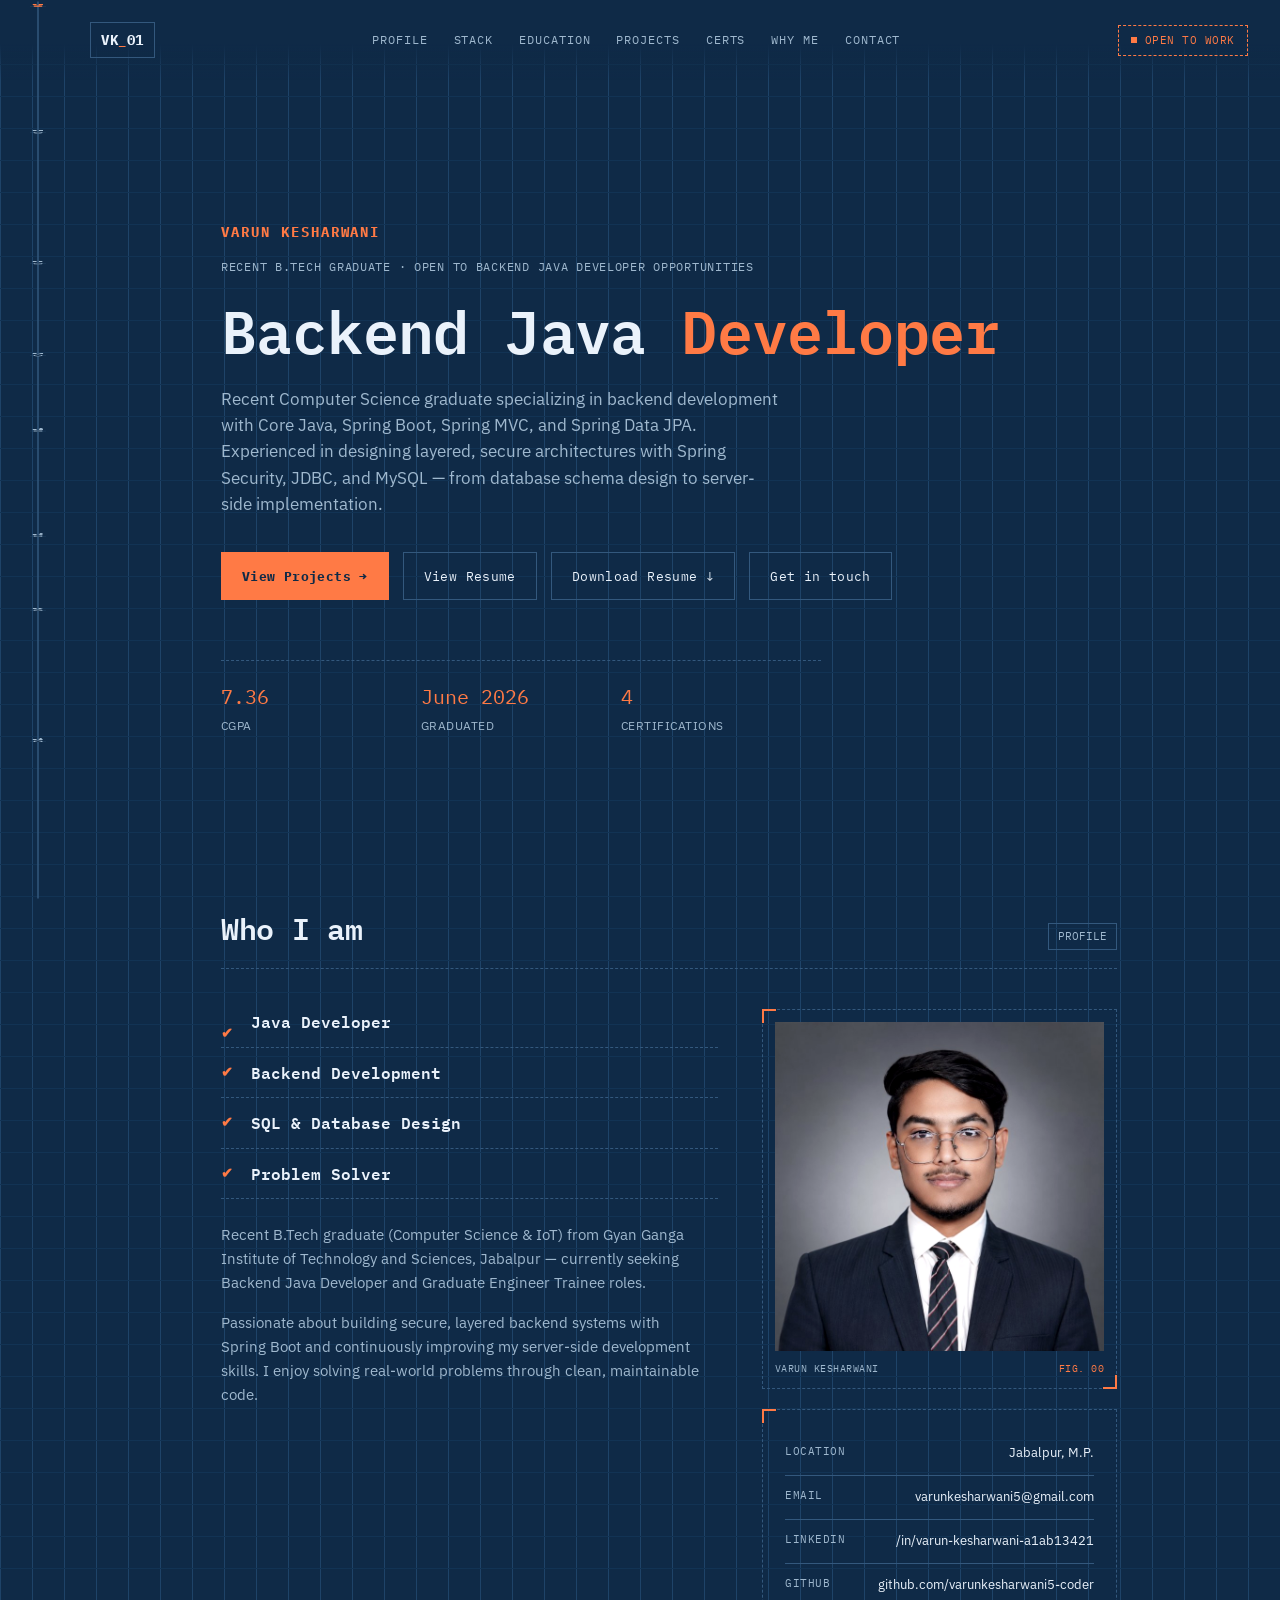
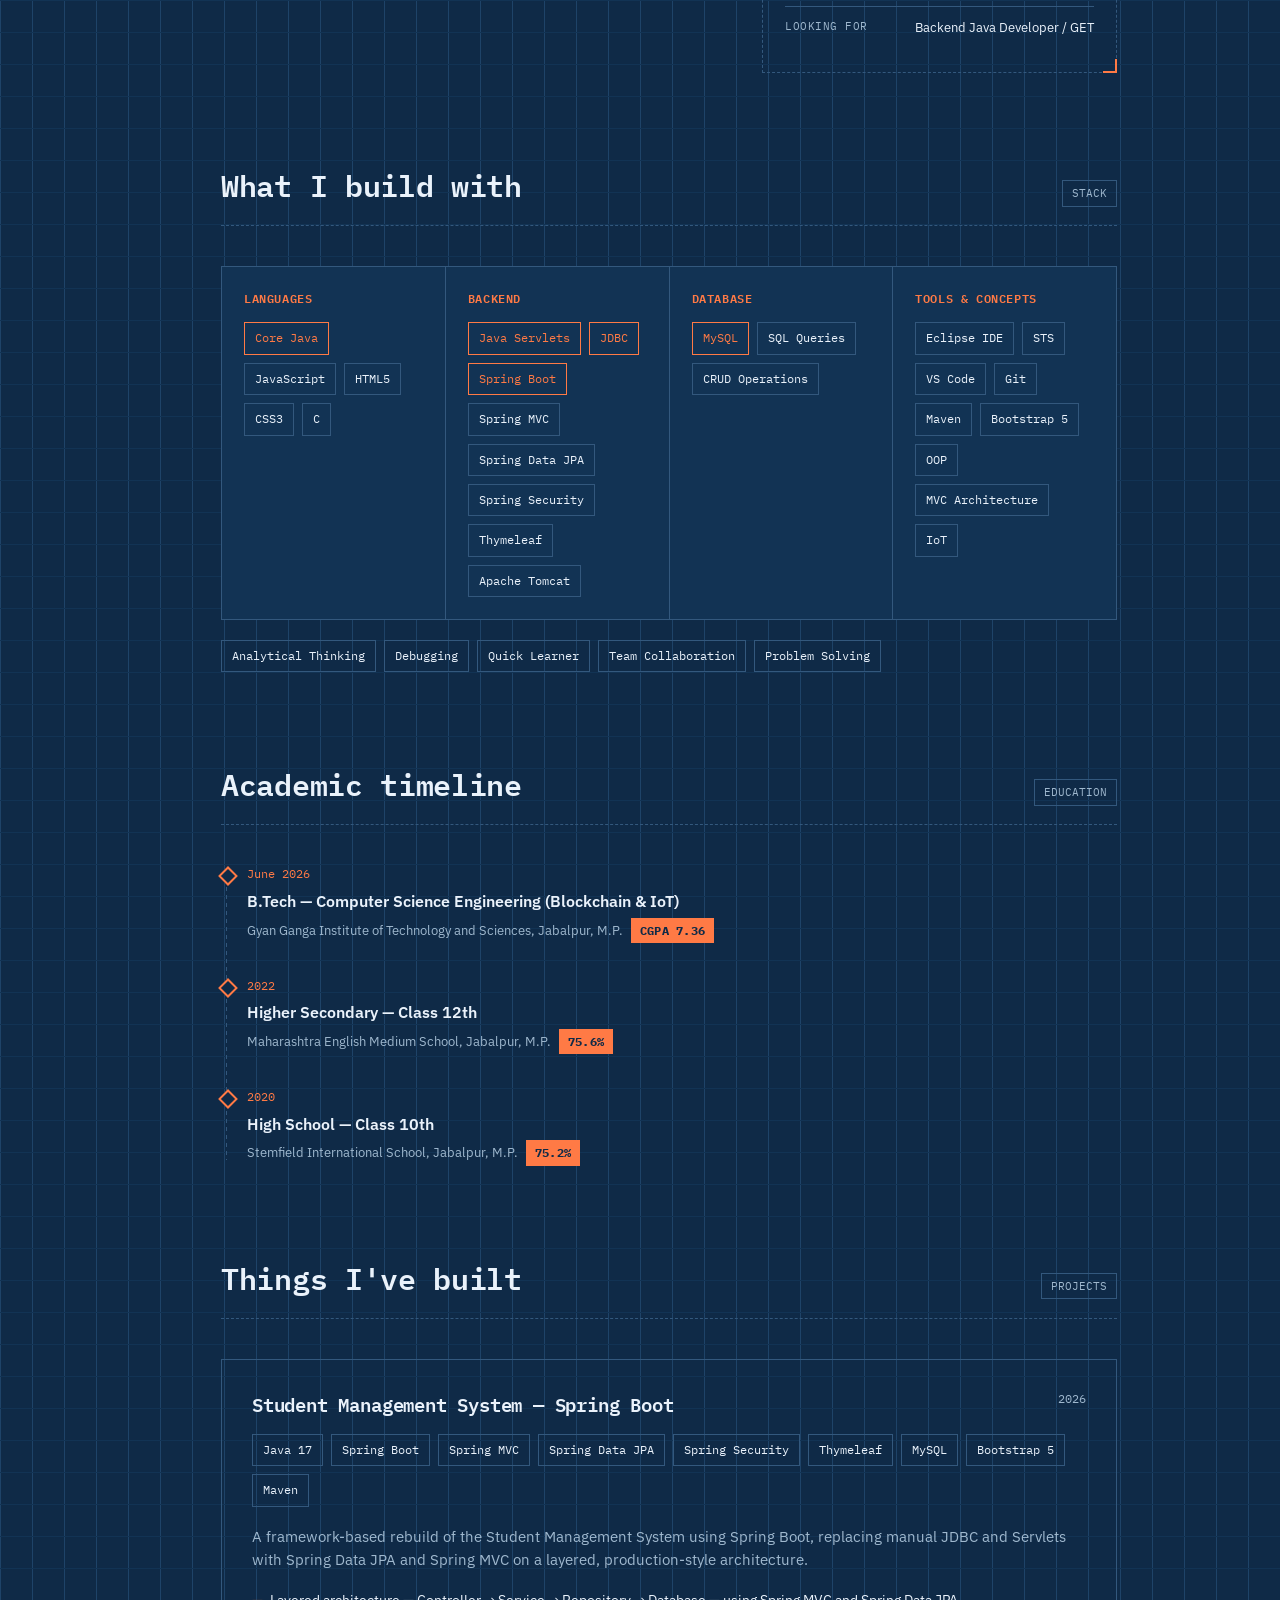
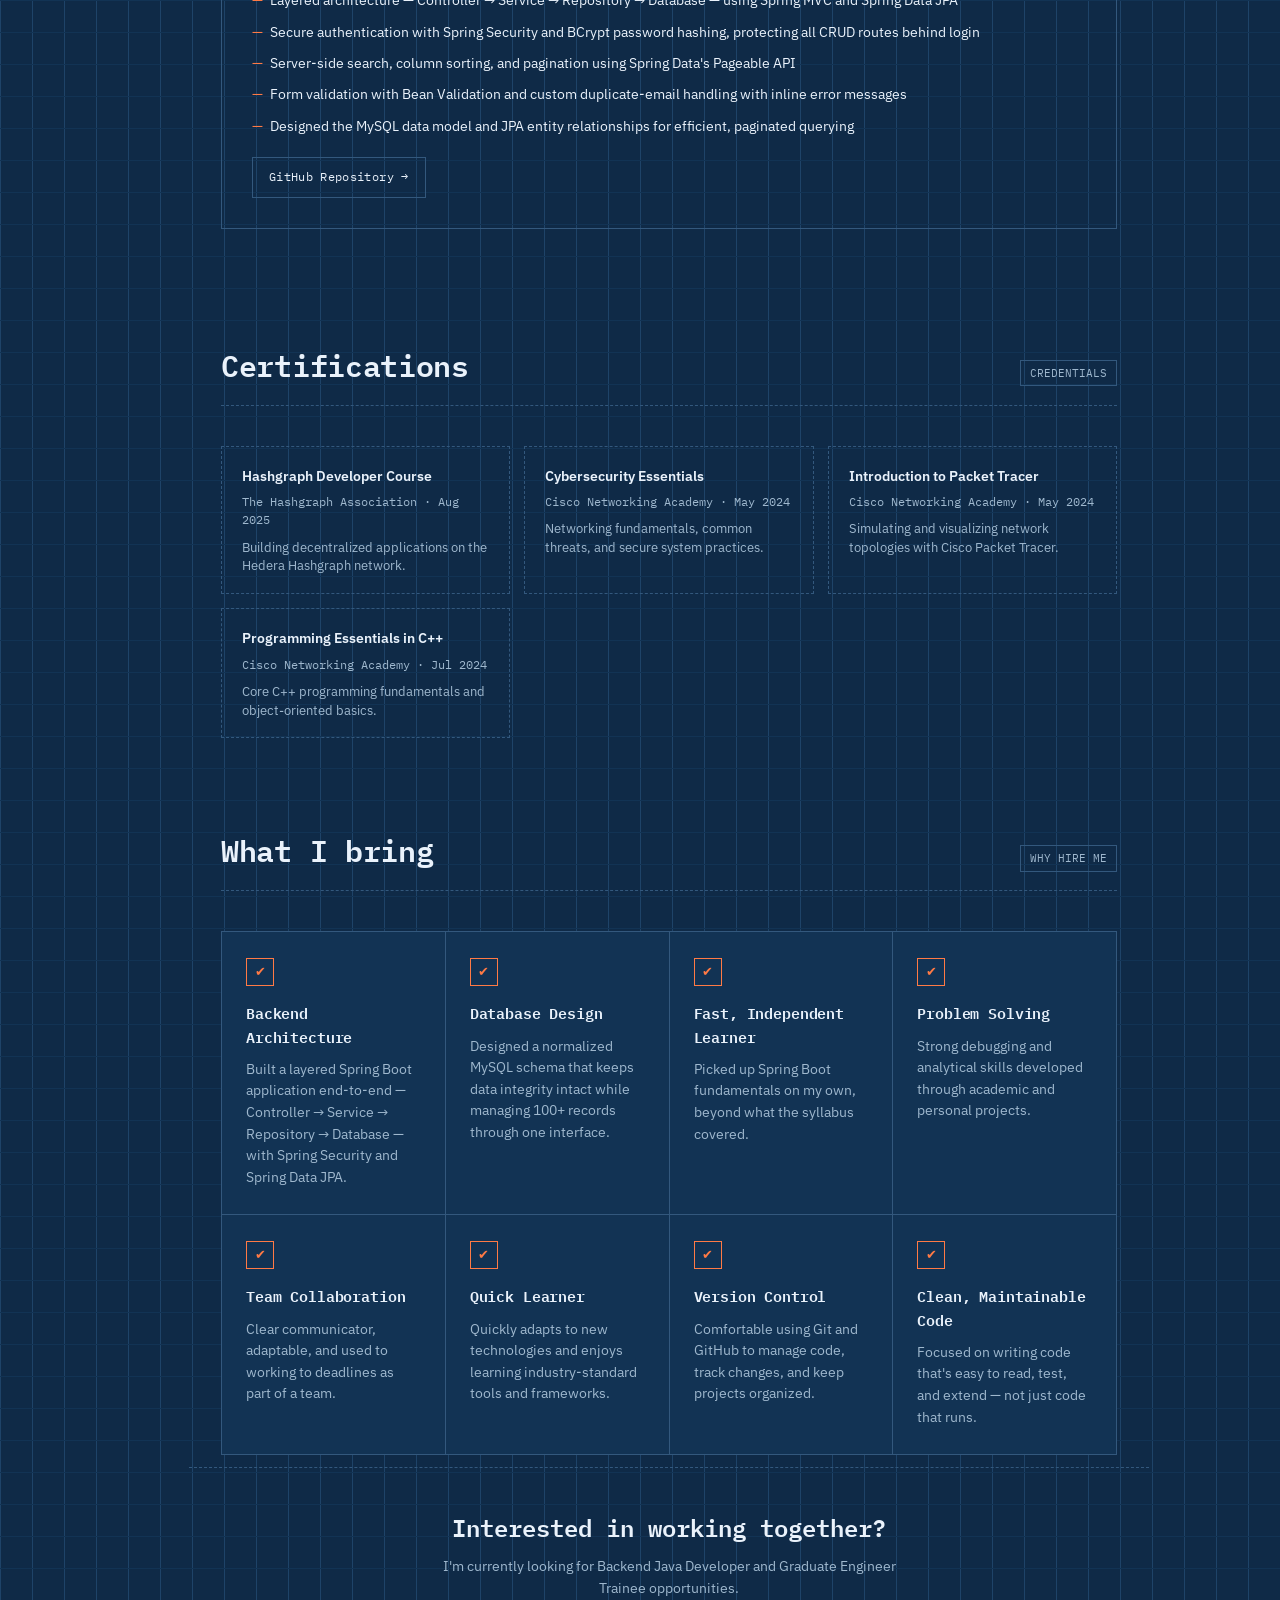
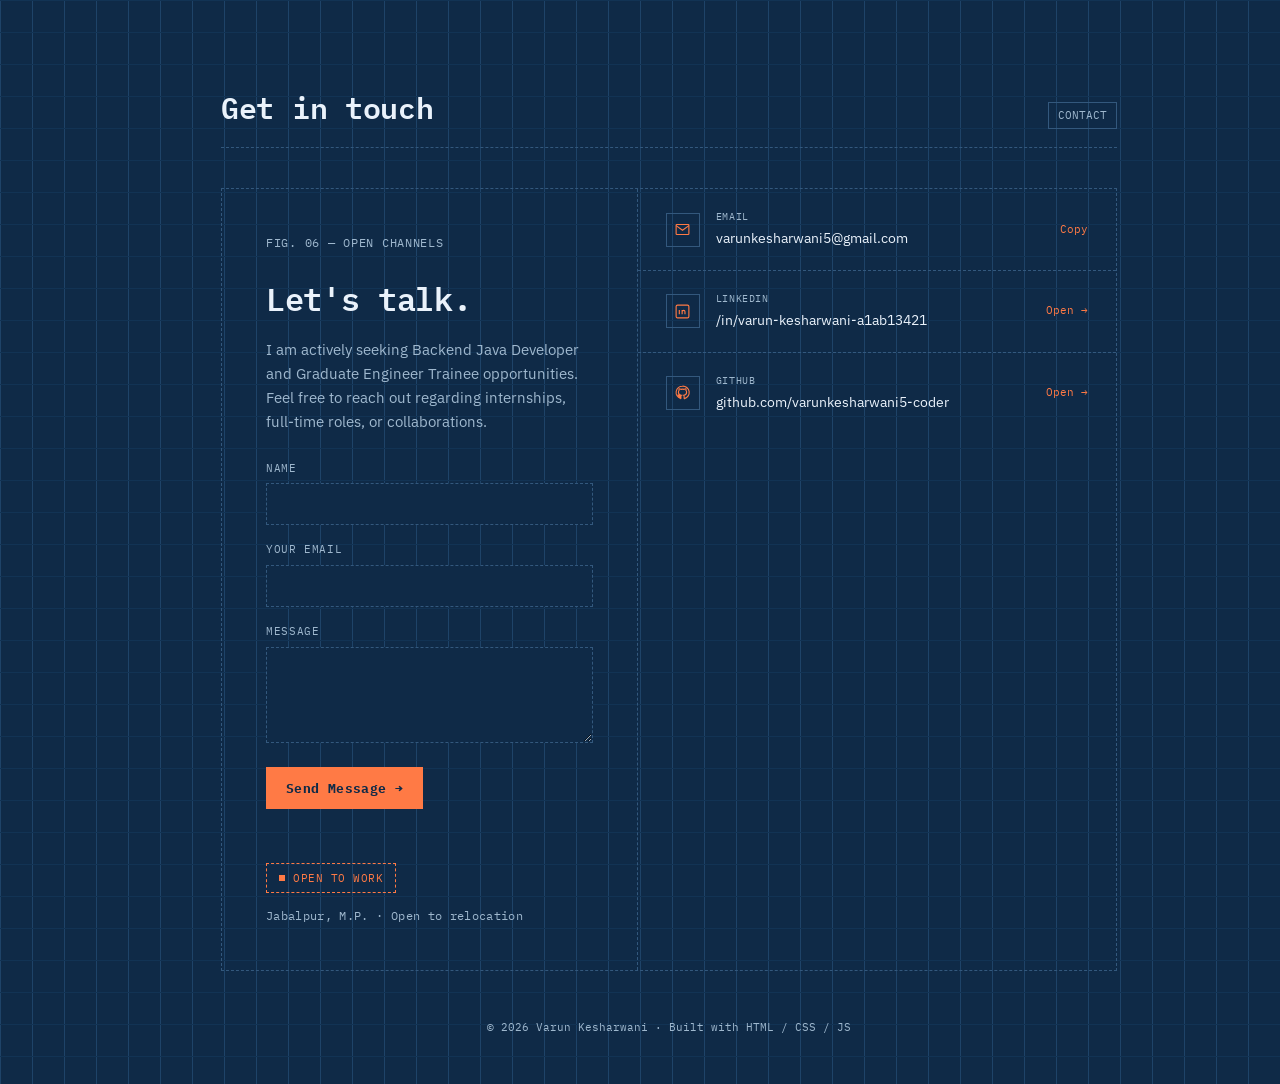
<file: index.html>
<!DOCTYPE html>
<html lang="en">
<head>
<meta charset="UTF-8">
<meta name="viewport" content="width=device-width, initial-scale=1.0">
<meta name="description" content="Varun Kesharwani — Backend Java Developer and recent B.Tech (Computer Science & IoT) graduate. Skilled in Core Java, Spring Boot, Spring MVC, Spring Data JPA, Spring Security and MySQL. Open to Backend Java Developer and Graduate Engineer Trainee roles.">
<meta name="keywords" content="Varun Kesharwani, Backend Java Developer, Java Developer, Graduate Engineer Trainee, Spring Boot, Spring MVC, Spring Data JPA, MySQL, Jabalpur">
<meta name="author" content="Varun Kesharwani">
<meta name="theme-color" content="#0F2A47">
<meta property="og:title" content="Varun Kesharwani — Backend Java Developer">
<meta property="og:description" content="Recent B.Tech (Computer Science & IoT) graduate skilled in Core Java, Spring Boot, Spring MVC, Spring Data JPA and MySQL. Open to Backend Java Developer and Graduate Engineer Trainee roles.">
<meta property="og:type" content="website">
<meta property="og:image" content="varun-photo.jpg">
<meta name="twitter:card" content="summary">
<meta name="twitter:title" content="Varun Kesharwani — Backend Java Developer">
<meta name="twitter:description" content="Recent B.Tech (Computer Science & IoT) graduate skilled in Core Java, Spring Boot, Spring MVC, Spring Data JPA and MySQL.">
<title>Varun Kesharwani — Backend Java Developer</title>
<link rel="icon" type="image/svg+xml" href="data:image/svg+xml,%3Csvg xmlns='http://www.w3.org/2000/svg' viewBox='0 0 100 100'%3E%3Crect width='100' height='100' fill='%230F2A47'/%3E%3Ctext x='50' y='64' font-family='monospace' font-size='40' font-weight='700' fill='%23FF7A45' text-anchor='middle'%3EVK%3C/text%3E%3C/svg%3E">
<link rel="preconnect" href="https://fonts.googleapis.com">
<link href="https://fonts.googleapis.com/css2?family=IBM+Plex+Mono:wght@400;500;600;700&family=IBM+Plex+Sans:wght@400;500;600;700&display=swap" rel="stylesheet">
<link rel="stylesheet" href="style.css">
</head>
<body>

<div class="rail">
  <svg id="railSvg" viewBox="0 0 40 2000" preserveAspectRatio="none">
    <line class="rail-line" id="railLine" x1="20" y1="10" x2="20" y2="1990"/>
  </svg>
</div>

<header>
  <div class="logo">VK<span>_</span>01</div>
  <nav>
    <a href="#profile">Profile</a>
    <a href="#stack">Stack</a>
    <a href="#education">Education</a>
    <a href="#projects">Projects</a>
    <a href="#certifications">Certs</a>
    <a href="#strengths">Why Me</a>
    <a href="#contact">Contact</a>
  </nav>
  <div class="status-pill">Open to work</div>
</header>

<main>

  <section class="hero" id="top">
    <div class="hero-name">VARUN KESHARWANI</div>
    <div class="hero-kicker">Recent B.Tech Graduate · Open to Backend Java Developer Opportunities</div>
    <h1>Backend Java <span class="accent">Developer</span></h1>
    <p class="sub">Recent Computer Science graduate specializing in backend development with Core Java, Spring Boot, Spring MVC, and Spring Data JPA. Experienced in designing layered, secure architectures with Spring Security, JDBC, and MySQL — from database schema design to server-side implementation.</p>
    <div class="hero-actions">
      <a href="#projects" class="btn btn-primary">View Projects →</a>
      <a href="Varun_Kesharwani_Backend_Java_Developer_Resume.pdf" class="btn btn-ghost" target="_blank" rel="noopener">View Resume</a>
      <a href="Varun_Kesharwani_Backend_Java_Developer_Resume.pdf" class="btn btn-ghost" download>Download Resume ↓</a>
      <a href="#contact" class="btn btn-ghost">Get in touch</a>
    </div>
    <div class="dim-strip">
      <div class="dim-item">
        <div class="n">7.36</div>
        <div class="l">CGPA</div>
      </div>
      <div class="dim-item">
        <div class="n">June 2026</div>
        <div class="l">Graduated</div>
      </div>
      <div class="dim-item">
        <div class="n">4</div>
        <div class="l">Certifications</div>
      </div>
    </div>
  </section>

  <section id="profile">
    <div class="section-head">
      <h2>Who I am</h2>
      <span class="tag">PROFILE</span>
    </div>
    <div class="profile-grid fade-in">
      <div>
        <ul class="check-list">
          <li>Java Developer</li>
          <li>Backend Development</li>
          <li>SQL &amp; Database Design</li>
          <li>Problem Solver</li>
        </ul>
        <p class="profile-tagline">Recent B.Tech graduate (Computer Science &amp; IoT) from Gyan Ganga Institute of Technology and Sciences, Jabalpur — currently seeking Backend Java Developer and Graduate Engineer Trainee roles.</p>
        <p class="profile-tagline">Passionate about building secure, layered backend systems with Spring Boot and continuously improving my server-side development skills. I enjoy solving real-world problems through clean, maintainable code.</p>
      </div>
      <div class="profile-side">
        <div class="profile-photo">
          <img src="varun-photo.jpg" alt="Varun Kesharwani">
          <div class="profile-photo-cap">
            <span>Varun Kesharwani</span>
            <span class="id">Fig. 00</span>
          </div>
        </div>
        <div class="info-card">
          <div class="info-row"><span class="k">Location</span><span class="v">Jabalpur, M.P.</span></div>
          <div class="info-row"><span class="k">Email</span><span class="v">varunkesharwani5@gmail.com</span></div>
          <div class="info-row"><span class="k">LinkedIn</span><span class="v">/in/varun-kesharwani-a1ab13421</span></div>
          <div class="info-row"><span class="k">GitHub</span><span class="v">github.com/varunkesharwani5-coder</span></div>
          <div class="info-row"><span class="k">Looking for</span><span class="v">Backend Java Developer / GET</span></div>
        </div>
      </div>
    </div>
  </section>

  <section id="stack">
    <div class="section-head">
      <h2>What I build with</h2>
      <span class="tag">STACK</span>
    </div>
    <div class="stack-grid fade-in">
      <div class="stack-cell">
        <h3>Languages</h3>
        <div class="chip-row">
          <span class="chip core">Core Java</span>
          <span class="chip">JavaScript</span>
          <span class="chip">HTML5</span>
          <span class="chip">CSS3</span>
          <span class="chip">C</span>
        </div>
      </div>
      <div class="stack-cell">
        <h3>Backend</h3>
        <div class="chip-row">
          <span class="chip core">Java Servlets</span>
          <span class="chip core">JDBC</span>
          <span class="chip core">Spring Boot</span>
          <span class="chip">Spring MVC</span>
          <span class="chip">Spring Data JPA</span>
          <span class="chip">Spring Security</span>
          <span class="chip">Thymeleaf</span>
          <span class="chip">Apache Tomcat</span>
        </div>
      </div>
      <div class="stack-cell">
        <h3>Database</h3>
        <div class="chip-row">
          <span class="chip core">MySQL</span>
          <span class="chip">SQL Queries</span>
          <span class="chip">CRUD Operations</span>
        </div>
      </div>
      <div class="stack-cell">
        <h3>Tools &amp; Concepts</h3>
        <div class="chip-row">
          <span class="chip">Eclipse IDE</span>
          <span class="chip">STS</span>
          <span class="chip">VS Code</span>
          <span class="chip">Git</span>
          <span class="chip">Maven</span>
          <span class="chip">Bootstrap 5</span>
          <span class="chip">OOP</span>
          <span class="chip">MVC Architecture</span>
          <span class="chip">IoT</span>
        </div>
      </div>
    </div>
    <div class="softskills">
      <span class="chip">Analytical Thinking</span>
      <span class="chip">Debugging</span>
      <span class="chip">Quick Learner</span>
      <span class="chip">Team Collaboration</span>
      <span class="chip">Problem Solving</span>
    </div>
  </section>

  <section id="education">
    <div class="section-head">
      <h2>Academic timeline</h2>
      <span class="tag">EDUCATION</span>
    </div>
    <div class="timeline fade-in">
      <div class="t-item">
        <div class="t-year">June 2026</div>
        <div class="t-title">B.Tech — Computer Science Engineering (Blockchain &amp; IoT)</div>
        <div class="t-meta">Gyan Ganga Institute of Technology and Sciences, Jabalpur, M.P.<span class="t-score">CGPA 7.36</span></div>
      </div>
      <div class="t-item">
        <div class="t-year">2022</div>
        <div class="t-title">Higher Secondary — Class 12th</div>
        <div class="t-meta">Maharashtra English Medium School, Jabalpur, M.P.<span class="t-score">75.6%</span></div>
      </div>
      <div class="t-item">
        <div class="t-year">2020</div>
        <div class="t-title">High School — Class 10th</div>
        <div class="t-meta">Stemfield International School, Jabalpur, M.P.<span class="t-score">75.2%</span></div>
      </div>
    </div>
  </section>

  <section id="projects">
    <div class="section-head">
      <h2>Things I've built</h2>
      <span class="tag">PROJECTS</span>
    </div>

    <div class="project-card fade-in">
      <div class="project-top">
        <h3>Student Management System — Spring Boot</h3>
        <span class="project-date">2026</span>
      </div>
      <div class="chip-row" style="margin-bottom:18px;">
        <span class="chip">Java 17</span>
        <span class="chip">Spring Boot</span>
        <span class="chip">Spring MVC</span>
        <span class="chip">Spring Data JPA</span>
        <span class="chip">Spring Security</span>
        <span class="chip">Thymeleaf</span>
        <span class="chip">MySQL</span>
        <span class="chip">Bootstrap 5</span>
        <span class="chip">Maven</span>
      </div>
      <p class="project-desc">A framework-based rebuild of the Student Management System using Spring Boot, replacing manual JDBC and Servlets with Spring Data JPA and Spring MVC on a layered, production-style architecture.</p>
      <ul class="project-list">
        <li>Layered architecture — Controller → Service → Repository → Database — using Spring MVC and Spring Data JPA</li>
        <li>Secure authentication with Spring Security and BCrypt password hashing, protecting all CRUD routes behind login</li>
        <li>Server-side search, column sorting, and pagination using Spring Data's Pageable API</li>
        <li>Form validation with Bean Validation and custom duplicate-email handling with inline error messages</li>
        <li>Designed the MySQL data model and JPA entity relationships for efficient, paginated querying</li>
      </ul>
      <div class="project-links">
        <a href="https://github.com/varunkesharwani5-coder/student-management-system-springboot" target="_blank" rel="noopener" class="btn btn-ghost project-btn">GitHub Repository →</a>
      </div>
    </div>
  </section>

  <section id="certifications">
    <div class="section-head">
      <h2>Certifications</h2>
      <span class="tag">CREDENTIALS</span>
    </div>
    <div class="cert-grid fade-in">
      <div class="cert-card">
        <div class="cert-name">Hashgraph Developer Course</div>
        <div class="cert-meta">The Hashgraph Association · Aug 2025</div>
        <div class="cert-desc">Building decentralized applications on the Hedera Hashgraph network.</div>
      </div>
      <div class="cert-card">
        <div class="cert-name">Cybersecurity Essentials</div>
        <div class="cert-meta">Cisco Networking Academy · May 2024</div>
        <div class="cert-desc">Networking fundamentals, common threats, and secure system practices.</div>
      </div>
      <div class="cert-card">
        <div class="cert-name">Introduction to Packet Tracer</div>
        <div class="cert-meta">Cisco Networking Academy · May 2024</div>
        <div class="cert-desc">Simulating and visualizing network topologies with Cisco Packet Tracer.</div>
      </div>
      <div class="cert-card">
        <div class="cert-name">Programming Essentials in C++</div>
        <div class="cert-meta">Cisco Networking Academy · Jul 2024</div>
        <div class="cert-desc">Core C++ programming fundamentals and object-oriented basics.</div>
      </div>
    </div>
  </section>

  <section id="strengths">
    <div class="section-head">
      <h2>What I bring</h2>
      <span class="tag">WHY HIRE ME</span>
    </div>
    <div class="strengths-grid fade-in">
      <div class="strength-card">
        <div class="strength-icon">✔</div>
        <h3>Backend Architecture</h3>
        <p>Built a layered Spring Boot application end-to-end — Controller → Service → Repository → Database — with Spring Security and Spring Data JPA.</p>
      </div>
      <div class="strength-card">
        <div class="strength-icon">✔</div>
        <h3>Database Design</h3>
        <p>Designed a normalized MySQL schema that keeps data integrity intact while managing 100+ records through one interface.</p>
      </div>
      <div class="strength-card">
        <div class="strength-icon">✔</div>
        <h3>Fast, Independent Learner</h3>
        <p>Picked up Spring Boot fundamentals on my own, beyond what the syllabus covered.</p>
      </div>
      <div class="strength-card">
        <div class="strength-icon">✔</div>
        <h3>Problem Solving</h3>
        <p>Strong debugging and analytical skills developed through academic and personal projects.</p>
      </div>
      <div class="strength-card">
        <div class="strength-icon">✔</div>
        <h3>Team Collaboration</h3>
        <p>Clear communicator, adaptable, and used to working to deadlines as part of a team.</p>
      </div>
      <div class="strength-card">
        <div class="strength-icon">✔</div>
        <h3>Quick Learner</h3>
        <p>Quickly adapts to new technologies and enjoys learning industry-standard tools and frameworks.</p>
      </div>
      <div class="strength-card">
        <div class="strength-icon">✔</div>
        <h3>Version Control</h3>
        <p>Comfortable using Git and GitHub to manage code, track changes, and keep projects organized.</p>
      </div>
      <div class="strength-card">
        <div class="strength-icon">✔</div>
        <h3>Clean, Maintainable Code</h3>
        <p>Focused on writing code that's easy to read, test, and extend — not just code that runs.</p>
      </div>
    </div>
  </section>

  <div class="transition-banner fade-in">
    <p class="transition-lead">Interested in working together?</p>
    <p class="transition-sub">I'm currently looking for Backend Java Developer and Graduate Engineer Trainee opportunities.</p>
  </div>

  <section id="contact">
    <div class="section-head">
      <h2>Get in touch</h2>
      <span class="tag">CONTACT</span>
    </div>
    <div class="contact-wrap fade-in">
      <div class="contact-left">
        <div class="hero-kicker">Fig. 06 — Open Channels</div>
        <h3 class="contact-title">Let's talk.</h3>
        <p>I am actively seeking Backend Java Developer and Graduate Engineer Trainee opportunities. Feel free to reach out regarding internships, full-time roles, or collaborations.</p>

        <form id="contactForm" class="contact-form" action="https://formspree.io/f/mpqvlvao" method="POST">
          <div class="form-row">
            <label for="cf-name">Name</label>
            <input type="text" id="cf-name" name="name" required>
          </div>
          <div class="form-row">
            <label for="cf-email">Your Email</label>
            <input type="email" id="cf-email" name="email" required>
          </div>
          <div class="form-row">
            <label for="cf-message">Message</label>
            <textarea id="cf-message" name="message" rows="4" required></textarea>
          </div>
          <button type="submit" class="btn btn-primary form-submit">Send Message →</button>
          <p class="form-status" id="formStatus"></p>
        </form>

        <div class="contact-status">
          <span class="status-pill">Open to work</span>
          <span class="contact-loc">Jabalpur, M.P. · Open to relocation</span>
        </div>
      </div>

      <div class="channel-card">
        <div class="channel-row" data-copy="varunkesharwani5@gmail.com">
          <span class="channel-icon">
            <svg viewBox="0 0 24 24" fill="none" stroke="currentColor" stroke-width="1.6"><rect x="3" y="5" width="18" height="14" rx="1"/><path d="M3 6.5 12 13 21 6.5"/></svg>
          </span>
          <span class="channel-text">
            <span class="channel-label">Email</span>
            <span class="channel-value">varunkesharwani5@gmail.com</span>
          </span>
          <span class="channel-action">Copy</span>
        </div>

        <a class="channel-row" href="https://www.linkedin.com/in/varun-kesharwani-a1ab13421" target="_blank" rel="noopener">
          <span class="channel-icon">
            <svg viewBox="0 0 24 24" fill="none" stroke="currentColor" stroke-width="1.6"><rect x="3" y="3" width="18" height="18" rx="2"/><path d="M7.5 10v6M7.5 7.5v.01M11.5 16v-3.5a2 2 0 0 1 4 0V16M11.5 16v-6"/></svg>
          </span>
          <span class="channel-text">
            <span class="channel-label">LinkedIn</span>
            <span class="channel-value">/in/varun-kesharwani-a1ab13421</span>
          </span>
          <span class="channel-action">Open →</span>
        </a>

        <a class="channel-row" href="https://github.com/varunkesharwani5-coder" target="_blank" rel="noopener">
          <span class="channel-icon">
            <svg viewBox="0 0 24 24" fill="none" stroke="currentColor" stroke-width="1.6"><path d="M12 3a9 9 0 0 0-2.85 17.54c.45.08.62-.2.62-.43v-1.68c-2.51.55-3.04-1.07-3.04-1.07-.41-1.05-1-1.33-1-1.33-.82-.56.06-.55.06-.55.9.06 1.38.93 1.38.93.8 1.38 2.11.98 2.63.75.08-.58.32-.98.57-1.2-2-.23-4.1-1-4.1-4.46 0-.98.35-1.79.93-2.42-.1-.23-.4-1.15.09-2.4 0 0 .76-.24 2.48.92a8.5 8.5 0 0 1 4.52 0c1.72-1.16 2.48-.92 2.48-.92.49 1.25.19 2.17.1 2.4.58.63.92 1.44.92 2.42 0 3.47-2.11 4.23-4.12 4.45.33.29.62.85.62 1.72v2.55c0 .24.16.52.62.43A9 9 0 0 0 12 3Z"/></svg>
          </span>
          <span class="channel-text">
            <span class="channel-label">GitHub</span>
            <span class="channel-value">github.com/varunkesharwani5-coder</span>
          </span>
          <span class="channel-action">Open →</span>
        </a>
      </div>
    </div>
    <div class="copy-toast" id="copyToast">Copied to clipboard</div>
  </section>

  <footer>
    © 2026 Varun Kesharwani · Built with HTML / CSS / JS
  </footer>

</main>

<script>
  const fadeEls = document.querySelectorAll('.fade-in');
  const io = new IntersectionObserver((entries) => {
    entries.forEach(e => { if(e.isIntersecting){ e.target.classList.add('visible'); } });
  }, { threshold: 0.15 });
  fadeEls.forEach(el => io.observe(el));

  const sections = document.querySelectorAll('section[id]');
  const railSvg = document.getElementById('railSvg');
  const railLine = document.getElementById('railLine');

  function layoutRail(){
    const totalHeight = document.documentElement.scrollHeight;
    railSvg.setAttribute('viewBox', `0 0 40 ${totalHeight}`);
    railLine.setAttribute('y2', totalHeight - 10);

    document.querySelectorAll('.rail-marker, .rail-tick, .rail-label').forEach(el => el.remove());

    sections.forEach((sec, i) => {
      const y = sec.offsetTop + 40;
      const tick = document.createElementNS('http://www.w3.org/2000/svg','line');
      tick.setAttribute('x1', 12); tick.setAttribute('x2', 28);
      tick.setAttribute('y1', y); tick.setAttribute('y2', y);
      tick.setAttribute('class','rail-tick');
      railSvg.appendChild(tick);

      const marker = document.createElementNS('http://www.w3.org/2000/svg','circle');
      marker.setAttribute('cx', 20); marker.setAttribute('cy', y); marker.setAttribute('r', 4);
      marker.setAttribute('class','rail-marker');
      marker.dataset.id = sec.id;
      railSvg.appendChild(marker);

      const label = document.createElementNS('http://www.w3.org/2000/svg','text');
      label.setAttribute('x', 20); label.setAttribute('y', y - 10);
      label.setAttribute('text-anchor','middle');
      label.setAttribute('class','rail-label');
      label.dataset.id = sec.id;
      label.textContent = String(i+1).padStart(2,'0');
      railSvg.appendChild(label);
    });
  }

  function updateRail(){
    const scrollY = window.scrollY;
    let activeId = sections[0]?.id;
    sections.forEach(sec => {
      if (scrollY + 140 >= sec.offsetTop) activeId = sec.id;
    });
    document.querySelectorAll('.rail-marker').forEach(p => p.classList.toggle('active', p.dataset.id === activeId));
    document.querySelectorAll('.rail-label').forEach(p => p.classList.toggle('active', p.dataset.id === activeId));
  }

  window.addEventListener('load', () => { layoutRail(); updateRail(); });
  window.addEventListener('resize', () => { layoutRail(); updateRail(); });
  window.addEventListener('scroll', updateRail, { passive:true });

  // Copy-to-clipboard for the email channel row
  const toast = document.getElementById('copyToast');
  document.querySelectorAll('[data-copy]').forEach(row => {
    row.addEventListener('click', async () => {
      const value = row.getAttribute('data-copy');
      try{
        await navigator.clipboard.writeText(value);
      }catch(e){
        const ta = document.createElement('textarea');
        ta.value = value; document.body.appendChild(ta); ta.select();
        document.execCommand('copy'); document.body.removeChild(ta);
      }
      toast.classList.add('show');
      clearTimeout(window._toastTimer);
      window._toastTimer = setTimeout(() => toast.classList.remove('show'), 1800);
    });
  });

  // Contact form submission (Formspree)
  const contactForm = document.getElementById('contactForm');
  const formStatus = document.getElementById('formStatus');
  if(contactForm){
    contactForm.addEventListener('submit', async (e) => {
      e.preventDefault();
      formStatus.textContent = 'Sending…';
      formStatus.classList.remove('success','error');

      if(contactForm.action.includes('YOUR_FORM_ID')){
        formStatus.textContent = 'Form not connected yet — email varunkesharwani5@gmail.com directly.';
        formStatus.classList.add('error');
        return;
      }

      try{
        const res = await fetch(contactForm.action, {
          method: 'POST',
          body: new FormData(contactForm),
          headers: { 'Accept': 'application/json' }
        });
        if(res.ok){
          formStatus.textContent = "Message sent — I'll get back to you soon.";
          formStatus.classList.add('success');
          contactForm.reset();
        } else {
          formStatus.textContent = 'Something went wrong — please email me directly instead.';
          formStatus.classList.add('error');
        }
      } catch(err){
        formStatus.textContent = 'Something went wrong — please email me directly instead.';
        formStatus.classList.add('error');
      }
    });
  }
</script>

</body>
</html>
</file>
<file: style.css>
:root{
    --bg: #0F2A47;
    --bg-2: #123354;
    --grid: #1E4368;
    --line: #33587D;
    --ink: #EAF2FB;
    --muted: #9FB8CE;
    --redline: #FF7A45;
    --mono: 'IBM Plex Mono', monospace;
    --sans: 'IBM Plex Sans', sans-serif;
  }

  *{ margin:0; padding:0; box-sizing:border-box; }
  html{ scroll-behavior:smooth; }

  body{
    background:
      linear-gradient(var(--bg-2) 1px, transparent 1px) 0 0 / 100% 32px,
      linear-gradient(90deg, var(--grid) 1px, transparent 1px) 0 0 / 32px 100%,
      var(--bg);
    color:var(--ink);
    font-family:var(--sans);
    line-height:1.6;
    overflow-x:hidden;
  }

  a{ color:inherit; text-decoration:none; }
  ::selection{ background:var(--redline); color:#0F2A47; }

  h1,h2,h3{ font-family:var(--mono); font-weight:600; letter-spacing:-0.01em; }

  .rail{
    position:fixed;
    left:18px; top:0; bottom:0;
    width:40px;
    display:none;
    z-index:50;
  }
  @media(min-width:900px){ .rail{ display:block; } }
  .rail svg{ width:100%; height:100%; }
  .rail-line{ stroke:var(--line); stroke-width:1.5; }
  .rail-tick{ stroke:var(--line); stroke-width:1.5; }
  .rail-marker{
    fill:var(--bg);
    stroke:var(--muted);
    stroke-width:1.5;
  }
  .rail-marker.active{
    fill:var(--redline);
    stroke:var(--redline);
  }
  .rail-label{
    font-family:var(--mono);
    font-size:9px;
    fill:var(--muted);
    letter-spacing:.05em;
  }
  .rail-label.active{ fill:var(--redline); }

  header{
    position:fixed;
    top:0; left:0; right:0;
    padding:22px 32px 22px 90px;
    display:flex;
    justify-content:space-between;
    align-items:center;
    z-index:40;
    background:linear-gradient(var(--bg) 55%, transparent);
  }
  @media(max-width:899px){ header{ padding:18px 20px; } }

  .logo{
    font-family:var(--mono);
    font-weight:700;
    font-size:14px;
    letter-spacing:.04em;
    border:1px solid var(--line);
    padding:6px 10px;
  }
  .logo span{ color:var(--redline); }

  nav{ display:flex; gap:26px; }
  nav a{
    font-family:var(--mono);
    font-size:11.5px;
    letter-spacing:.08em;
    text-transform:uppercase;
    color:var(--muted);
    transition:color .2s;
  }
  nav a:hover{ color:var(--redline); }
  @media(max-width:780px){ nav{ display:none; } }

  .status-pill{
    font-family:var(--mono);
    font-size:10.5px;
    letter-spacing:.05em;
    text-transform:uppercase;
    color:var(--redline);
    border:1px dashed var(--redline);
    padding:6px 12px;
    display:flex;
    align-items:center;
    gap:8px;
  }
  .status-pill::before{
    content:'';
    width:6px; height:6px;
    background:var(--redline);
    animation:blink 1.8s ease-in-out infinite;
  }
  @keyframes blink{ 0%,100%{opacity:1;} 50%{opacity:.2;} }

  main{ padding-left:0; }
  @media(min-width:900px){ main{ padding-left:58px; } }

  section{
    padding:76px 32px 12px 32px;
    max-width:960px;
    margin:0 auto;
    scroll-margin-top:70px;
  }
  @media(max-width:760px){ section{ padding:64px 20px 8px 20px; } }

  .section-head{
    display:flex;
    align-items:baseline;
    justify-content:space-between;
    margin-bottom:40px;
    flex-wrap:wrap;
    gap:12px;
    border-bottom:1px dashed var(--line);
    padding-bottom:16px;
  }
  .section-head h2{ font-size:clamp(22px,3.2vw,30px); }
  .section-head .tag{
    font-family:var(--mono);
    font-size:10.5px;
    color:var(--muted);
    border:1px solid var(--line);
    padding:4px 9px;
  }

  .hero{
    min-height:92vh;
    display:flex;
    flex-direction:column;
    justify-content:center;
    padding-top:140px;
  }
  .hero-name{
    font-family:var(--mono);
    font-size:14px;
    font-weight:700;
    color:var(--redline);
    letter-spacing:.14em;
    margin-bottom:14px;
  }
  .hero-kicker{
    font-family:var(--mono);
    font-size:12px;
    color:var(--muted);
    letter-spacing:.06em;
    text-transform:uppercase;
    margin-bottom:20px;
  }
  .hero h1{
    font-size:clamp(32px, 5.6vw, 60px);
    line-height:1.12;
    max-width:800px;
  }
  .hero h1 .accent{ color:var(--redline); }
  .hero p.sub{
    font-family:var(--sans);
    color:var(--muted);
    font-size:16.5px;
    max-width:560px;
    margin-top:22px;
  }
  .hero-actions{
    margin-top:34px;
    display:flex;
    gap:14px;
    flex-wrap:wrap;
  }
  .btn{
    font-family:var(--mono);
    font-size:12.5px;
    letter-spacing:.03em;
    padding:13px 20px;
    display:inline-flex;
    align-items:center;
    gap:8px;
    transition:all .2s;
  }
  .btn-primary{
    background:var(--redline);
    color:#0F2A47;
    font-weight:700;
    border:1px solid var(--redline);
  }
  .btn-primary:hover{ background:#FF9469; }
  .btn-ghost{
    border:1px solid var(--line);
    color:var(--ink);
  }
  .btn-ghost:hover{ border-color:var(--redline); color:var(--redline); }

  .dim-strip{
    margin-top:60px;
    display:flex;
    gap:0;
    border-top:1px dashed var(--line);
    padding-top:20px;
    max-width:600px;
  }
  .dim-item{ flex:1; padding-right:20px; }
  .dim-item .n{ font-family:var(--mono); font-size:20px; color:var(--redline); }
  .dim-item .l{ font-size:11.5px; color:var(--muted); margin-top:4px; text-transform:uppercase; letter-spacing:.04em; }

  .profile-grid{
    display:grid;
    grid-template-columns:1.4fr 1fr;
    gap:44px;
    align-items:start;
  }
  @media(max-width:760px){ .profile-grid{ grid-template-columns:1fr; } }
  .profile-grid p{ color:var(--muted); font-size:15px; margin-bottom:16px; }
  .profile-grid strong{ color:var(--ink); }

  .check-list{ list-style:none; margin-bottom:24px; }
  .check-list li{
    font-family:var(--mono);
    font-size:16px;
    font-weight:600;
    color:var(--ink);
    padding:12px 0 12px 30px;
    border-bottom:1px dashed var(--line);
    position:relative;
  }
  .check-list li:first-child{ padding-top:0; }
  .check-list li::before{
    content:'✔';
    position:absolute; left:0; top:12px;
    color:var(--redline);
    font-size:14px;
  }
  .profile-tagline{ color:var(--muted); font-size:14.5px; max-width:480px; margin-bottom:14px; }
  .profile-tagline:last-child{ margin-bottom:0; }

  .info-card{
    border:1px dashed var(--line);
    padding:22px;
    position:relative;
  }
  .info-card::before{
    content:'';
    position:absolute; top:-1px; left:-1px;
    width:12px; height:12px;
    border-top:2px solid var(--redline);
    border-left:2px solid var(--redline);
  }
  .info-card::after{
    content:'';
    position:absolute; bottom:-1px; right:-1px;
    width:12px; height:12px;
    border-bottom:2px solid var(--redline);
    border-right:2px solid var(--redline);
  }

  .profile-side{ display:flex; flex-direction:column; gap:20px; }

  .profile-photo{
    border:1px dashed var(--line);
    padding:12px;
    position:relative;
  }
  .profile-photo::before{
    content:'';
    position:absolute; top:-1px; left:-1px;
    width:12px; height:12px;
    border-top:2px solid var(--redline);
    border-left:2px solid var(--redline);
  }
  .profile-photo::after{
    content:'';
    position:absolute; bottom:-1px; right:-1px;
    width:12px; height:12px;
    border-bottom:2px solid var(--redline);
    border-right:2px solid var(--redline);
  }
  .profile-photo img{
    width:100%;
    aspect-ratio:1/1;
    object-fit:cover;
    display:block;
    filter:grayscale(10%) contrast(1.04);
  }
  .profile-photo-cap{
    display:flex;
    justify-content:space-between;
    font-family:var(--mono);
    font-size:9.5px;
    letter-spacing:.05em;
    text-transform:uppercase;
    color:var(--muted);
    margin-top:10px;
  }
  .profile-photo-cap span.id{ color:var(--redline); }
  .info-row{
    display:flex;
    justify-content:space-between;
    gap:12px;
    padding:11px 0;
    border-bottom:1px solid var(--line);
    font-size:13px;
  }
  .info-row:last-child{ border-bottom:none; }
  .info-row .k{ font-family:var(--mono); color:var(--muted); font-size:10.5px; text-transform:uppercase; letter-spacing:.05em; white-space:nowrap; }
  .info-row .v{ text-align:right; word-break:break-word; }

  .stack-grid{
    display:grid;
    grid-template-columns:repeat(auto-fit,minmax(210px,1fr));
    gap:1px;
    background:var(--line);
    border:1px solid var(--line);
  }
  .stack-cell{ background:var(--bg-2); padding:22px; }
  .stack-cell h3{
    font-size:12px;
    color:var(--redline);
    text-transform:uppercase;
    letter-spacing:.05em;
    margin-bottom:14px;
  }
  .chip-row{ display:flex; flex-wrap:wrap; gap:8px; }
  .chip{
    font-family:var(--mono);
    font-size:11.5px;
    padding:6px 10px;
    border:1px solid var(--line);
    color:var(--ink);
  }
  .chip.core{ border-color:var(--redline); color:var(--redline); }

  .softskills{
    margin-top:20px;
    display:flex;
    flex-wrap:wrap;
    gap:8px;
  }

  .timeline{ position:relative; padding-left:26px; }
  .timeline::before{
    content:'';
    position:absolute; left:5px; top:6px; bottom:6px;
    width:1px; background:repeating-linear-gradient(var(--line) 0 4px, transparent 4px 8px);
  }
  .t-item{ position:relative; padding-bottom:34px; }
  .t-item:last-child{ padding-bottom:0; }
  .t-item::before{
    content:'';
    position:absolute; left:-26px; top:4px;
    width:10px; height:10px;
    background:var(--bg);
    border:2px solid var(--redline);
    transform:rotate(45deg);
  }
  .t-year{ font-family:var(--mono); font-size:11.5px; color:var(--redline); margin-bottom:5px; }
  .t-title{ font-size:15.5px; font-weight:600; margin-bottom:4px; }
  .t-meta{ font-size:13px; color:var(--muted); }
  .t-score{
    display:inline-block;
    font-family:var(--mono);
    font-size:12px;
    font-weight:700;
    color:var(--bg);
    background:var(--redline);
    padding:3px 9px;
    margin-left:8px;
    letter-spacing:.02em;
  }

  .project-card{
    border:1px solid var(--line);
    padding:30px;
    margin-bottom:24px;
    position:relative;
  }
  .project-card:hover{ border-color:var(--redline); }
  .project-top{
    display:flex;
    justify-content:space-between;
    align-items:flex-start;
    gap:16px;
    margin-bottom:14px;
    flex-wrap:wrap;
  }
  .project-top h3{ font-size:19px; }
  .project-date{ font-family:var(--mono); font-size:11.5px; color:var(--muted); white-space:nowrap; }
  .project-desc{ color:var(--muted); font-size:14.5px; margin-bottom:18px; }
  .project-list{ list-style:none; margin-bottom:6px; }
  .project-list li{
    font-size:14px;
    color:var(--ink);
    padding-left:18px;
    position:relative;
    margin-bottom:9px;
  }
  .project-list li::before{
    content:'—';
    position:absolute; left:0; color:var(--redline);
  }
  .project-links{ margin-top:20px; }
  .project-btn{ font-size:11.5px; padding:10px 16px; }

  .cert-grid{
    display:grid;
    grid-template-columns:repeat(auto-fit,minmax(240px,1fr));
    gap:14px;
  }
  .cert-card{
    border:1px dashed var(--line);
    padding:18px 20px;
  }
  .cert-name{ font-size:14px; font-weight:600; margin-bottom:6px; }
  .cert-meta{ font-family:var(--mono); font-size:11.5px; color:var(--muted); }
  .cert-desc{ font-size:12.5px; color:var(--muted); margin-top:8px; line-height:1.5; }

  .strengths-grid{
    display:grid;
    grid-template-columns:repeat(auto-fit,minmax(220px,1fr));
    gap:1px;
    background:var(--line);
    border:1px solid var(--line);
  }
  .strength-card{
    background:var(--bg-2);
    padding:26px 24px;
  }
  .strength-icon{
    width:28px; height:28px;
    border:1px solid var(--redline);
    color:var(--redline);
    display:flex; align-items:center; justify-content:center;
    font-size:13px;
    margin-bottom:16px;
  }
  .strength-card h3{ font-size:14.5px; margin-bottom:10px; }
  .strength-card p{ color:var(--muted); font-size:13.5px; }

  .transition-banner{
    max-width:960px;
    margin:0 auto;
    padding:40px 32px 8px 32px;
    text-align:center;
    border-top:1px dashed var(--line);
  }
  @media(max-width:760px){ .transition-banner{ padding:30px 20px 4px 20px; } }
  .transition-lead{
    font-family:var(--mono);
    font-size:clamp(18px,2.4vw,24px);
    font-weight:600;
    color:var(--ink);
    margin-bottom:8px;
  }
  .transition-sub{
    font-size:14px;
    color:var(--muted);
    max-width:480px;
    margin:0 auto;
  }

  .contact-wrap{
    display:grid;
    grid-template-columns:1fr 1.15fr;
    gap:0;
    border:1px dashed var(--line);
    position:relative;
  }
  @media(max-width:820px){ .contact-wrap{ grid-template-columns:1fr; } }

  .contact-left{
    padding:44px;
    border-right:1px dashed var(--line);
  }
  @media(max-width:820px){ .contact-left{ border-right:none; border-bottom:1px dashed var(--line); } }
  @media(max-width:760px){ .contact-left{ padding:30px 22px; } }

  .contact-title{ font-size:clamp(24px,3.4vw,32px); margin-bottom:14px; }
  .contact-left p{ color:var(--muted); font-size:15px; max-width:420px; margin-bottom:26px; }
  .contact-form{ margin-bottom:24px; }
  .form-row{ margin-bottom:16px; }
  .form-row label{
    display:block;
    font-family:var(--mono);
    font-size:10.5px;
    text-transform:uppercase;
    letter-spacing:.06em;
    color:var(--muted);
    margin-bottom:7px;
  }
  .form-row input,
  .form-row textarea{
    width:100%;
    background:var(--bg);
    border:1px dashed var(--line);
    color:var(--ink);
    font-family:var(--sans);
    font-size:14px;
    padding:11px 13px;
    resize:vertical;
  }
  .form-row input:focus,
  .form-row textarea:focus{
    outline:none;
    border-color:var(--redline);
    border-style:solid;
  }
  .form-submit{ border:none; cursor:pointer; }
  .form-status{
    font-family:var(--mono);
    font-size:12px;
    margin-top:12px;
    min-height:16px;
  }
  .form-status.success{ color:var(--redline); }
  .form-status.error{ color:#FF6B6B; }
  .contact-status{ display:flex; align-items:center; gap:14px; flex-wrap:wrap; }
  .contact-loc{ font-family:var(--mono); font-size:11.5px; color:var(--muted); letter-spacing:.03em; }

  .channel-card{ display:flex; flex-direction:column; }
  .channel-row{
    display:flex;
    align-items:center;
    gap:16px;
    padding:20px 28px;
    border-bottom:1px dashed var(--line);
    cursor:pointer;
    transition:background .2s;
  }
  .channel-row:last-child{ border-bottom:none; }
  .channel-row:hover{ background:var(--bg-2); }
  @media(max-width:760px){ .channel-row{ padding:16px 20px; } }

  .channel-icon{
    flex-shrink:0;
    width:34px; height:34px;
    border:1px solid var(--line);
    display:flex; align-items:center; justify-content:center;
    color:var(--redline);
  }
  .channel-icon svg{ width:17px; height:17px; }

  .channel-text{ display:flex; flex-direction:column; flex:1; min-width:0; gap:3px; }
  .channel-label{
    font-family:var(--mono);
    font-size:10px;
    text-transform:uppercase;
    letter-spacing:.06em;
    color:var(--muted);
  }
  .channel-value{
    font-size:13.5px;
    color:var(--ink);
    white-space:nowrap;
    overflow:hidden;
    text-overflow:ellipsis;
  }
  .channel-action{
    font-family:var(--mono);
    font-size:11px;
    color:var(--redline);
    white-space:nowrap;
    flex-shrink:0;
  }

  .copy-toast{
    position:fixed;
    bottom:28px;
    left:50%;
    transform:translateX(-50%) translateY(20px);
    background:var(--redline);
    color:var(--bg);
    font-family:var(--mono);
    font-size:12.5px;
    font-weight:700;
    padding:11px 20px;
    opacity:0;
    pointer-events:none;
    transition:opacity .25s ease, transform .25s ease;
    z-index:100;
  }
  .copy-toast.show{
    opacity:1;
    transform:translateX(-50%) translateY(0);
  }

  footer{
    text-align:center;
    padding:36px 20px 48px 20px;
    font-family:var(--mono);
    font-size:11px;
    color:var(--muted);
  }

  .fade-in{
    opacity:0;
    transform:translateY(14px);
    transition:opacity .6s ease, transform .6s ease;
  }
  .fade-in.visible{ opacity:1; transform:translateY(0); }

  @media (prefers-reduced-motion: reduce){
    *{ animation:none !important; transition:none !important; scroll-behavior:auto !important; }
  }

  a:focus-visible, button:focus-visible{
    outline:2px solid var(--redline);
    outline-offset:2px;
  }
</file>
